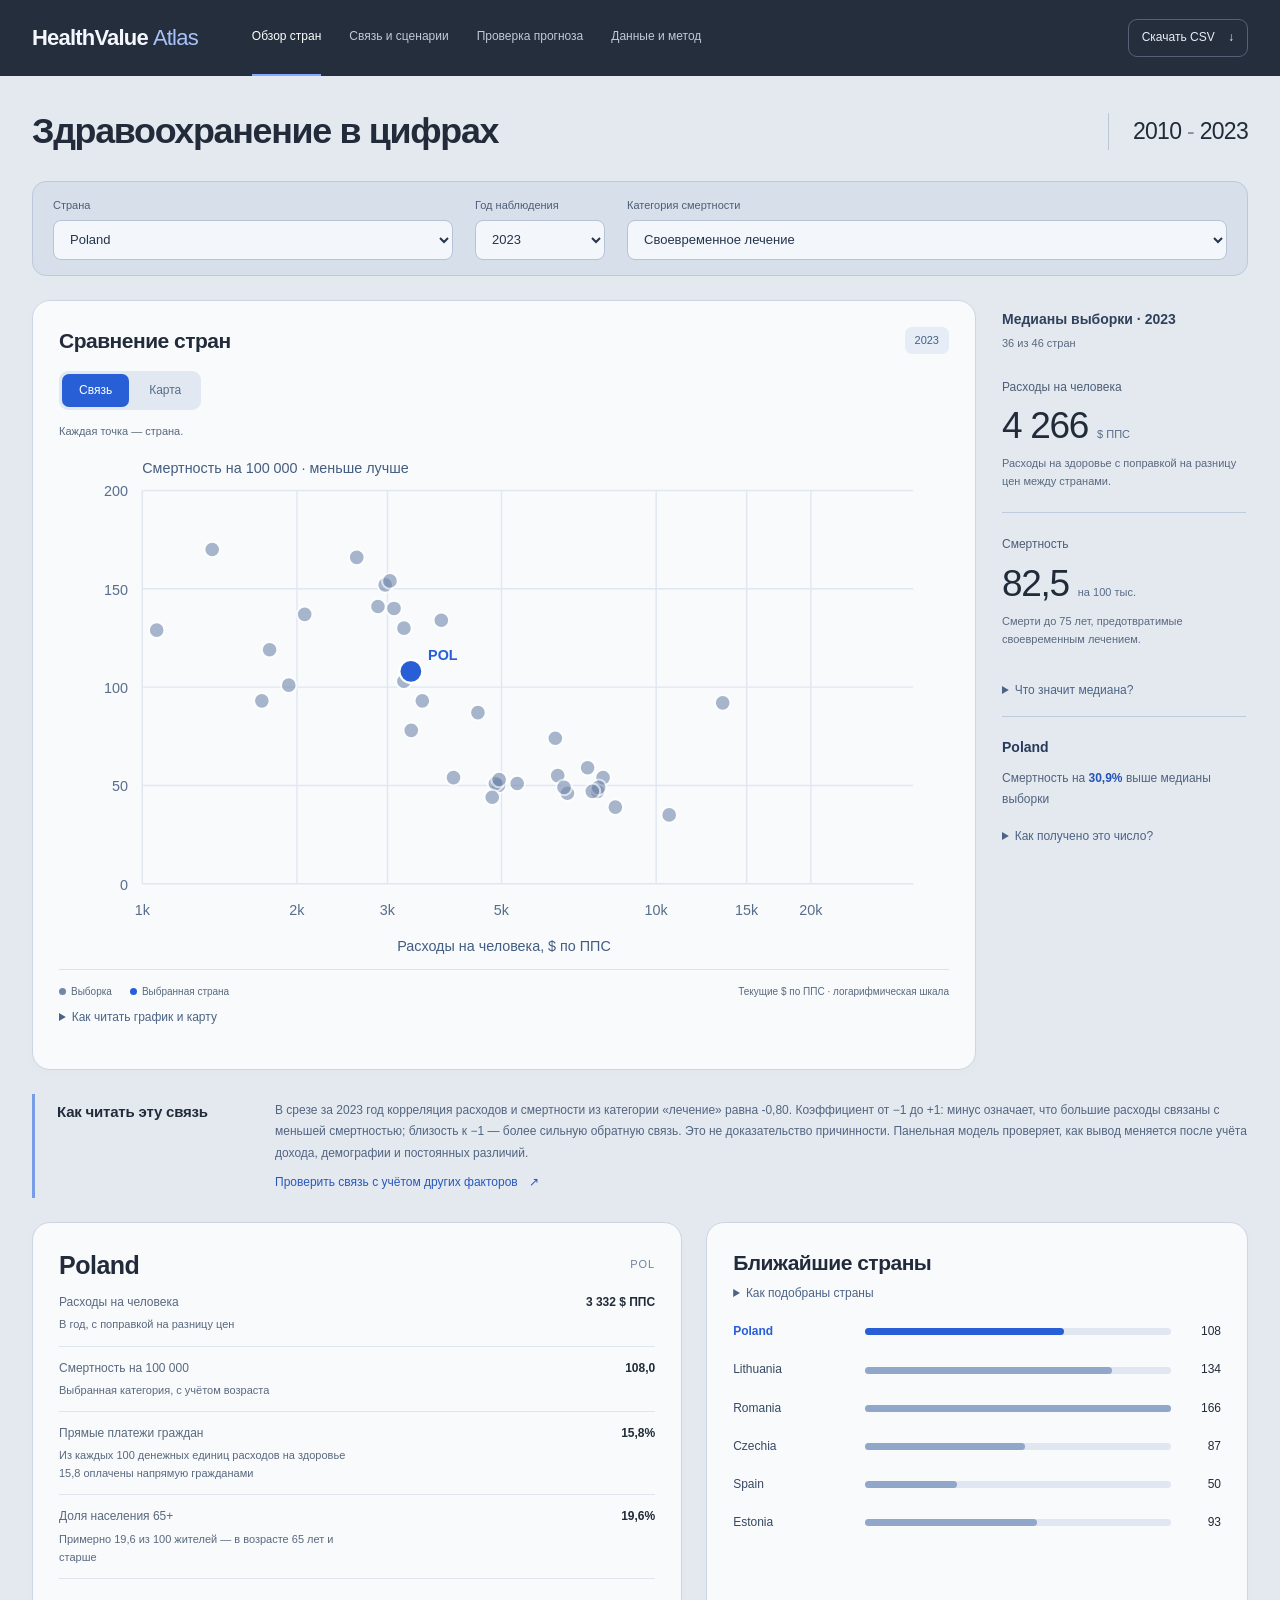
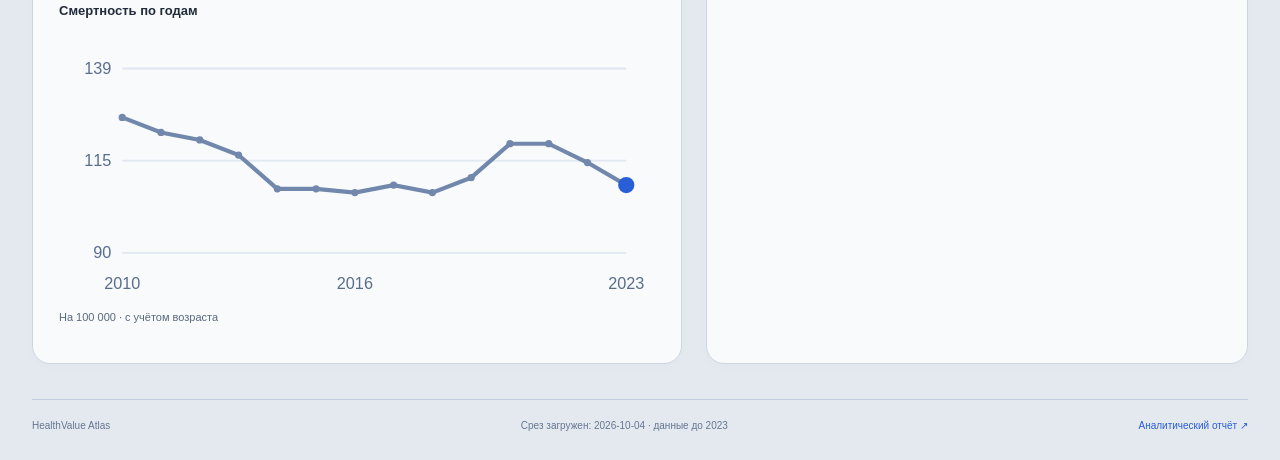
<file: web/index.html>
<!doctype html>
<html lang="ru">
<head>
  <meta charset="utf-8">
  <meta name="viewport" content="width=device-width, initial-scale=1">
  <meta name="description" content="Расходы на здравоохранение, результаты лечения и проверка прогнозов на открытых данных ОЭСР и ВОЗ.">
  <title>HealthValue Atlas | Экономика здоровья</title>
  <link rel="icon" href="favicon.svg" type="image/svg+xml">
  <link rel="stylesheet" href="styles.css">
  <script defer src="app.js"></script>
</head>
<body>
  <a class="skip" href="#content">Перейти к содержанию</a>
  <header class="site-header">
    <a class="wordmark" href="#overview" aria-label="HealthValue Atlas, обзор">HealthValue<span>Atlas</span></a>
    <nav aria-label="Разделы исследования">
      <button class="nav-item active" data-view="overview">Обзор стран</button>
      <button class="nav-item" data-view="research">Связь и сценарии</button>
      <button class="nav-item" data-view="forecast">Проверка прогноза</button>
      <button class="nav-item" data-view="data">Данные и метод</button>
    </nav>
    <a class="download-link" href="data/panel.csv" download>Скачать CSV <span aria-hidden="true">↓</span></a>
  </header>

  <main id="content">
    <header class="page-header"><div><h1 id="page-title">Здравоохранение в цифрах</h1></div><div class="edition"><strong>2010<span> - </span>2023</strong></div></header>
    <div id="loading" role="status" class="notice">Загрузка исследовательского среза…</div>
    <div id="application" hidden>
      <div class="analysis-workspace">
<aside class="analysis-controls" aria-label="Настройки анализа">

  <section class="filters" aria-label="Фильтры данных">
    <label class="filter-field">Страна<select id="country"></select></label>
    <label class="filter-field">Год наблюдения<select id="year"></select></label>
    <label class="filter-field metric-filter">Категория смертности<select id="metric"><option value="treatable">Своевременное лечение</option><option value="preventable">Профилактика</option><option value="avoidable">Вся предотвратимая</option></select></label>
  </section>
</aside>
<div class="analysis-content">

      <section id="overview" class="view active" aria-label="Обзор стран">
        <div class="atlas-layout">
          <div class="atlas-main">

            <article class="card scatter-card"><div class="card-heading"><div><h2>Сравнение стран</h2></div><span class="pill" id="scatter-year"></span></div><div class="chart-controls"><div class="segmented" aria-label="Вид графика"><button data-chart="scatter" class="active" aria-pressed="true">Связь</button><button data-chart="map" aria-pressed="false">Карта</button></div><label id="map-label" hidden>Цвет карты<select id="map-variable"><option value="mortality">Смертность</option><option value="spend_ppp">Расходы</option></select></label></div><p class="chart-caption" id="scatter-caption">Каждая точка — страна.</p><div id="scatter" class="chart"></div><div class="chart-footer" id="scatter-legend"></div><details class="data-detail"><summary>Как читать график и карту</summary><p>График показывает связь расходов на человека и смертности. Шкала расходов логарифмическая: она отражает различия в разах. Синяя точка обозначает выбранную страну.</p><p>На карте темнее — выше выбранный показатель; серый цвет — нет данных. Нажмите на страну, чтобы открыть её профиль.</p></details></article>
            <section class="summary-strip" aria-label="Сводка по выбранному году"><div id="kpis" aria-live="polite"></div></section>

            <article class="insight-card"><h2>Как читать эту связь</h2><p id="insight"></p><button class="text-button" data-jump="research">Проверить связь с учётом других факторов <span>↗</span></button></article>
            <div id="country-dock"></div>
          </div>
          <aside class="country-panel" aria-label="Страна и её ближайшие аналоги">
            <article class="card profile-card"><div class="card-heading"><div><h2 id="profile-name"></h2></div><span class="country-code" id="profile-code"></span></div><div id="profile-stats"></div><h3>Смертность по годам</h3><div id="trend" class="chart small-chart"></div><p class="chart-caption">На 100 000 · с учётом возраста</p></article>
            <article class="card peers-card"><div class="card-heading"><div><h2>Ближайшие страны</h2></div></div><details class="data-detail"><summary>Как подобраны страны</summary><p>Страны похожи по доходу на человека и доле жителей 65+. Значения показывают выбранную смертность на 100 000, а не степень похожести стран. Для подбора используются стандартизованные логарифм реального ВВП на человека и доля населения 65+.</p></details><div id="peers"></div></article>
          </aside>
        </div>
      </section>

      <section id="research" class="view" aria-label="Связь и сценарии" hidden>
        <div class="notice">Модели описывают статистическую связь. Они не оценивают причинный эффект бюджетного решения. Выбор страны и года задаёт точку отсчёта сценария. Коэффициент общий для всей выборки.</div>
        <div class="research-grid"><article class="card"><h2>Что меняется после учёта различий</h2><p class="chart-caption">Связь роста расходов на 10% со смертностью, которую можно снизить лечением. Полосы показывают 95% доверительные интервалы.</p><div id="forest" class="chart"></div><p class="chart-caption">Стандартные ошибки учитывают группы наблюдений по странам. Признаки расходов, дохода, возраста и платежей входят с лагом в один год.</p></article>
        <article class="card scenario-card"><h2>Если расходы изменятся</h2><label for="spend-change">Изменение реальных расходов <output id="change-label">+10%</output></label><input id="spend-change" type="range" min="-20" max="20" step="1" value="10"><div class="range-labels"><span>-20%</span><span>0%</span><span>+20%</span></div><div id="scenario-result" aria-live="polite"></div><details class="data-detail"><summary>Что означают проценты?</summary><p id="scenario-help"></p></details><p class="chart-caption">Интервал отражает неопределённость коэффициента. Это не интервал прогноза для отдельной страны. Остальные факторы условно постоянны.</p></article></div>
        <article class="card methodology"><h2>Один вопрос, пять проверок</h2><div class="method-grid"><div><b>01 / Внутри страны</b><p>Эффекты стран учитывают постоянные различия. Эффекты лет учитывают общие годовые сдвиги.</p></div><div><b>02 / Устойчивость</b><p>Отдельные оценки до 2020 года, для стран с высоким доходом и с линейными трендами стран.</p></div><div><b>03 / Сопоставимые цены</b><p>Прокси реальных расходов = доля расходов в ВВП × реальный ВВП по ППС. Отраслевой индекс медицинских цен здесь не используется.</p></div></div></article>
      </section>

      <section id="forecast" class="view" aria-label="Проверка прогноза" hidden>
        <div class="notice">Прогноз относится к смертности, которую можно снизить лечением. Это ретроспективная проверка на год вперёд. Она предполагает, что показатели прошлого года уже доступны.</div>
        <div class="timeline"><div><span>ОБУЧЕНИЕ</span><b>2011-2019</b><small>Валидация: 2016-2019</small></div><div><span>КАЛИБРОВКА</span><b>2020-2021</b><small>Только ширина интервала</small></div><div><span>НЕЗАВИСИМЫЙ ТЕСТ</span><b>2022-2023</b><small>Без выбора модели по тесту</small></div></div>
        <div class="kpi-grid" id="model-kpis"></div><details class="data-detail"><summary>Как читать результаты модели</summary><div id="forecast-help"></div><p>Валидация — годы для выбора модели; тест — отдельные будущие годы для проверки. Интервал — диапазон прогноза, а не гарантия результата.</p></details><div class="chart-grid"><article class="card"><h2>Сильная база: значение прошлого года</h2><p class="chart-caption">MAE - средняя абсолютная ошибка на 100 000. Меньше лучше. Выбор модели опирается только на временную валидацию.</p><div class="table-wrap"><table><thead><tr><th>Модель</th><th>Валидация</th><th>Тест</th><th>Покрытие</th></tr></thead><tbody id="model-table"></tbody></table></div></article><article class="card"><h2 id="prediction-country"></h2><div id="predictions"></div><p class="chart-caption">Интервалы: номинальный уровень 90%, калибровка на 2020-2021 годах. При сдвиге распределения покрытие не гарантировано.</p></article></div>
      </section>

      <section id="data" class="view" aria-label="Данные и метод" hidden>
        <div class="method-grid source-cards"><article class="card"><h2>ОЭСР</h2><p>Смертность до 75 лет. Возрастная стандартизация по населению ОЭСР 2015 года. Оба пола.</p><a href="https://www.oecd.org/en/data/datasets/oecd-health-statistics.html" target="_blank" rel="noopener">Health Statistics ↗</a></article><article class="card"><h2>ВОЗ</h2><p>Расходы и структура финансирования из GHED. Данные получены через World Bank WDI.</p><a href="https://apps.who.int/nha/database/" target="_blank" rel="noopener">Global Health Expenditure ↗</a></article><article class="card"><h2>Всемирный банк</h2><p>ВВП по ППС, возраст населения, урбанизация и ожидаемая продолжительность жизни.</p><a href="https://data.worldbank.org/" target="_blank" rel="noopener">World Development Indicators ↗</a></article></div>
        <article class="card"><div class="card-heading"><div><h2>Таблица наблюдений</h2></div><label class="search-label">Поиск страны<input id="search" type="search" placeholder="Название или ISO-код"></label></div><p id="quality-note" class="chart-caption"></p><details class="data-detail"><summary>Что означают столбцы?</summary><p>ППС учитывает разницу цен между странами. ВВП на человека — размер экономики на одного жителя, не его зарплата; здесь он в сопоставимых ценах 2021 года. Возраст 65+ — процент жителей от 65 лет. «Нет данных» означает пропуск, а не нулевое значение.</p></details><div class="table-wrap"><table><thead><tr><th>Страна</th><th>Год</th><th>Расходы, $ ППС</th><th id="table-outcome">Смертность</th><th>ВВП, $ ППС 2021</th><th>Возраст 65+, %</th></tr></thead><tbody id="data-table"></tbody></table></div><p class="chart-caption">Расходы: текущие цены. ВВП: постоянные цены 2021 года. Пустые значения показаны явно. Сводки дают каждой стране одинаковый вес.</p></article>
      </section>
      </div></div>
      <footer><span>HealthValue Atlas</span><span id="snapshot-date"></span><a href="https://github.com/morenoler/healthvalue-atlas/tree/main/reports" target="_blank" rel="noopener">Аналитический отчёт ↗</a></footer>
    </div>
  </main>
  <div id="tooltip" role="tooltip" hidden></div>
</body>
</html>
</file>
<file: web/styles.css>
:root {
  --paper: #e4e9f0;
  --card: #f8fafc;
  --navy: #222b39;
  --muted: #59697e;
  --line: #cbd4e0;
  --teal: #285ed6;
  --orange: #285ed6;
  --light: #e1eafb;
  --font: "Segoe UI Variable", "Segoe UI", Arial, sans-serif;
}
* { box-sizing: border-box; }
body { margin: 0; color: var(--navy); background: var(--paper); font: 14px/1.6 var(--font); -webkit-font-smoothing: antialiased; }
button, input, select { font: inherit; }
button { cursor: pointer; }
a { color: var(--teal); text-underline-offset: 4px; }
button, a, input, select { -webkit-tap-highlight-color: transparent; }
:focus-visible { outline: 3px solid #5787ee; outline-offset: 4px; }
[hidden] { display: none !important; }
.site-header { min-height: 76px; display: flex; align-items: center; gap: 54px; padding: 0 max(32px, calc((100vw - 1360px) / 2)); background: #252e3c; color: #f4f7fd; }
.wordmark { display: flex; gap: 5px; color: inherit; text-decoration: none; font-size: 22px; font-weight: 650; letter-spacing: -.8px; white-space: nowrap; }
.wordmark span { font-weight: 350; color: #a9c1fa; }
.site-header nav { display: flex; align-self: stretch; gap: 28px; }
.nav-item { background: none; border: 0; border-bottom: 2px solid transparent; color: #bec9d9; font-size: 12px; padding: 0; white-space: nowrap; }
.nav-item.active { color: #fff; border-bottom-color: #85aaff; }
.nav-item:hover { color: #fff; }
.download-link { margin-left: auto; white-space: nowrap; color: #e8eef9; text-decoration: none; font-size: 12px; border: 1px solid #546177; border-radius: 9px; padding: 8px 13px; }
.download-link span { margin-left: 10px; }
.download-link:hover { background: #364357; }
main { max-width: 1424px; padding: 0 32px 26px; margin: 0 auto; }
.page-header { display: flex; align-items: center; justify-content: space-between; gap: 36px; padding: 34px 0 28px; }
.eyebrow { font-size: 11px; color: var(--muted); font-weight: 500; letter-spacing: .25px; margin: 0 0 8px; }
h1 { font-size: clamp(28px, 2.8vw, 38px); font-weight: 600; letter-spacing: -1.3px; line-height: 1.2; margin: 0 0 10px; }
.intro { max-width: 720px; margin: 0; color: var(--muted); font-size: 13px; line-height: 1.7; }
.edition { flex-shrink: 0; padding-left: 24px; border-left: 1px solid #bbc7d7; }
.edition > span { font-size: 9px; letter-spacing: 1.2px; color: var(--muted); }
.edition strong { display: block; font-size: 23px; font-weight: 500; letter-spacing: -.7px; margin: 2px 0; }
.edition strong span { color: #8190a5; }
.edition small { font-size: 11px; color: var(--muted); }
.analysis-workspace, .analysis-content, .atlas-layout { min-width: 0; }
.analysis-controls { background: #d7dfea; border: 1px solid #bcc9da; border-radius: 14px; padding: 15px 20px; margin-bottom: 24px; }
.filters { display: grid; grid-template-columns: minmax(150px,1fr) 130px minmax(230px,1.5fr); align-items: center; gap: 22px; }
label { display: block; font-size: 11px; font-weight: 500; color: #4c5e76; }
select, input[type=search] { display: block; width: 100%; min-width: 0; margin-top: 5px; padding: 9px 28px 9px 12px; border: 1px solid #b6c3d5; border-radius: 8px; background: #f3f6fb; color: #25354c; font-size: 13px; min-height: 40px; }
select:hover, input[type=search]:hover { border-color: #7899d9; }
select:disabled { opacity: .55; }
.filter-note { color: #51637c; font-size: 11px; line-height: 1.6; margin: 16px 0 0; }
.atlas-main { display: grid; grid-template-columns: minmax(0,1fr) 248px; gap: 24px; align-items: start; }
.card { background: var(--card); border: 1px solid #ccd6e3; border-radius: 18px; padding: 26px; min-width: 0; box-shadow: 0 3px 12px #24395404; }
h2 { font-size: 21px; font-weight: 600; letter-spacing: -.5px; line-height: 1.3; margin: 0 0 10px; }
h3 { font-size: 13px; font-weight: 600; margin: 22px 0 0; }
.card-heading { display: flex; align-items: center; justify-content: space-between; gap: 16px; }
.card-heading h2 { margin-bottom: 0; }
.pill { font-size: 11px; color: #456086; background: #e7edf7; border-radius: 7px; padding: 5px 10px; white-space: nowrap; }
.chart-controls { display: flex; justify-content: space-between; align-items: center; gap: 16px; margin: 17px 0 12px; }
.segmented { display: inline-flex; padding: 3px; gap: 3px; border-radius: 9px; background: #e2e8f2; }
.segmented button { border: 0; background: transparent; border-radius: 7px; padding: 7px 17px; color: #576c89; font-size: 12px; }
.segmented button.active { background: #285ed6; color: white; }
#map-label { display: flex; gap: 8px; align-items: center; font-size: 11px; }
#map-variable { margin: 0; font-size: 11px; min-height: 32px; padding: 6px 22px 6px 8px; width: auto; }
.chart-caption { color: var(--muted); font-size: 11px; line-height: 1.8; margin: 10px 0; }
.chart { margin-top: 14px; }
.chart svg { width: 100%; height: auto; display: block; overflow: visible; }
.chart-footer { display: flex; flex-wrap: wrap; gap: 10px 18px; padding-top: 14px; margin-top: 10px; border-top: 1px solid #dbe2ec; color: var(--muted); font-size: 10px; }
.chart-footer span:last-child { margin-left: auto; }
.legend-dot { display: inline-block; width: 7px; height: 7px; margin-right: 5px; border-radius: 50%; }
.legend-dot.teal { background: #7188ac; }
.legend-dot.orange { background: #285ed6; }
.map-gradient { display: inline-block; flex: 1; min-width: 60px; max-width: 120px; height: 7px; border-radius: 6px; align-self: center; background: linear-gradient(to right,#c4d6f0,#2856a0); }
.summary-strip { padding: 8px 2px; }
.summary-context { display: flex; flex-direction: column; gap: 5px; font-size: 11px; color: var(--muted); }
.summary-context > span:first-child { font-size: 14px; font-weight: 600; color: #30415b; }
.summary-values { display: grid; gap: 22px; padding: 25px 0; }
.summary-metric { padding-bottom: 22px; border-bottom: 1px solid #becbdd; }
.summary-metric:last-child { padding-bottom: 0; border: 0; }
.summary-label { display: block; font-size: 12px; color: #4c5e76; }
.summary-number { font-size: 37px; line-height: 1.2; font-weight: 500; letter-spacing: -1.3px; margin: 7px 0 5px; font-variant-numeric: tabular-nums; }
.summary-number > span { font-size: 11px; color: #576c88; letter-spacing: 0; display: inline-block; white-space: nowrap; font-weight: 400; }
.summary-metric > small { font-size: 10px; color: var(--muted); }
.summary-comparison { border-top: 1px solid #becbdd; padding-top: 18px; display: grid; gap: 7px; font-size: 12px; color: #51637e; line-height: 1.8; }
.summary-country { color: #283b5a; font-size: 14px; font-weight: 600; }
.summary-comparison strong { font-weight: 600; color: #2454b8; }
.insight-card { grid-column: 1 / -1; display: grid; grid-template-columns: 190px minmax(0,1fr); gap: 8px 28px; border-left: 3px solid #789ce6; padding: 6px 0 6px 22px; }
.insight-card h2 { font-size: 15px; margin: 0; padding-top: 2px; letter-spacing: -.2px; }
.insight-card > p { color: #526580; font-size: 12px; line-height: 1.8; margin: 0; }
.text-button { grid-column: 2; width: fit-content; border: 0; padding: 0; color: #2858ba; background: transparent; text-align: left; font-size: 12px; }
.text-button span { margin-left: 8px; }
#country-dock { grid-column: 1 / -1; min-width: 0; }
.country-panel { display: grid; grid-template-columns: minmax(0,1.2fr) minmax(0,1fr); gap: 24px; }
.profile-card .eyebrow { font-size: 11px; }
.profile-card h2 { font-size: 25px; }
.country-code { font-size: 11px; letter-spacing: 1px; color: #6e819d; }
.stat-row { display: flex; gap: 16px; justify-content: space-between; padding: 12px 0; border-bottom: 1px solid #dee5ef; font-size: 12px; }
.stat-row span { color: var(--muted); }
.stat-row b { font-weight: 600; white-space: nowrap; }
.peer { display: grid; grid-template-columns: 120px minmax(0,1fr) 38px; align-items: center; gap: 12px; margin: 19px 0; font-size: 12px; }
.peer button { border: 0; background: transparent; padding: 0; text-align: left; color: #364963; font-size: 12px; white-space: nowrap; overflow: hidden; text-overflow: ellipsis; }
.peer.selected button { color: #285ed6; font-weight: 600; }
.peer b { text-align: right; font-weight: 500; font-variant-numeric: tabular-nums; }
.bar-track { background: #e0e7f1; height: 7px; border-radius: 5px; }
.bar-track i { display: block; height: 100%; background: #91a7ca; border-radius: inherit; }
.peer.selected .bar-track i { background: #285ed6; }
.notice { background: #d8e3f5; border: 1px solid #b9cce8; border-radius: 12px; padding: 15px 20px; color: #405777; font-size: 12px; line-height: 1.8; margin-bottom: 22px; }
.research-grid, .chart-grid { display: grid; grid-template-columns: minmax(0,1.5fr) minmax(0,1fr); gap: 24px; margin-bottom: 24px; }
.scenario-card { background: #eaf0fa; }
.scenario-card label { margin-top: 25px; }
output { float: right; color: #285ed6; font-size: 17px; }
input[type=range] { width: 100%; margin: 24px 0 0; accent-color: #285ed6; }
.range-labels { display: flex; justify-content: space-between; color: var(--muted); font-size: 11px; }
.scenario-number { font-size: 46px; font-weight: 500; letter-spacing: -1.6px; color: #285ed6; margin: 24px 0 8px; }
.scenario-detail, .scenario-baseline { color: var(--muted); font-size: 12px; }
.scenario-baseline { border-top: 1px solid var(--line); padding-top: 15px; margin-top: 20px; }
.method-grid { display: grid; grid-template-columns: repeat(3,minmax(0,1fr)); gap: 24px; }
.method-grid b { font-size: 12px; font-weight: 600; color: #3f5b85; }
.method-grid p { font-size: 12px; color: var(--muted); line-height: 1.9; }
.methodology h2 { margin-bottom: 24px; }
.timeline { display: grid; grid-template-columns: repeat(3,minmax(0,1fr)); gap: 16px; margin-bottom: 24px; }
.timeline > div { background: #d3ddea; border-radius: 12px; padding: 18px 22px; border: 1px solid #c0ccdd; }
.timeline > div:last-child { background: #cbdaf4; border-color: #abc3eb; }
.timeline span, .timeline small { display: block; color: #526986; font-size: 10px; }
.timeline b { display: block; font-size: 23px; font-weight: 500; margin: 4px 0; }
.kpi-grid { display: grid; grid-template-columns: repeat(4,minmax(0,1fr)); gap: 24px; margin-bottom: 24px; }
.kpi { padding: 16px 0; border-bottom: 1px solid #b9c7da; }
.kpi-label, .kpi-note { font-size: 11px; color: var(--muted); margin: 0; }
.kpi-value { font-size: 30px; letter-spacing: -.8px; font-variant-numeric: tabular-nums; margin: 6px 0; }
.kpi-value small { font-size: 12px; letter-spacing: 0; color: var(--muted); }
.table-wrap { overflow: auto; border-radius: 8px; }
table { width: 100%; border-collapse: collapse; text-align: right; font-size: 12px; }
th { background: #e8eef7; color: #526987; font-size: 11px; font-weight: 500; }
th, td { padding: 13px 12px; border-bottom: 1px solid #dce4ef; white-space: nowrap; }
th:first-child, td:first-child { text-align: left; }
tbody tr:hover { background: #edf2fa; }
tr.selected td { color: #285ed6; font-weight: 600; }
.model-tag { font-size: 10px; display: block; font-weight: 400; color: #285ed6; }
.prediction-row { border-bottom: 1px solid var(--line); padding: 18px 0; }
.prediction-row > span, .prediction-row > small { color: var(--muted); font-size: 11px; }
.prediction-values { display: flex; justify-content: space-between; gap: 12px; margin: 10px 0; }
.prediction-values b { font-size: 24px; font-weight: 500; }
.prediction-values small { display: block; font-size: 10px; color: var(--muted); font-weight: 400; }
.prediction-values b:last-child { color: #285ed6; }
.source-cards { margin-bottom: 24px; }
.source-cards a { font-size: 12px; }
.search-label input { width: 200px; }
footer { display: flex; justify-content: space-between; flex-wrap: wrap; gap: 12px 24px; margin-top: 35px; border-top: 1px solid #c1cddd; padding-top: 18px; color: #657691; font-size: 10px; }
footer a { text-decoration: none; }
#tooltip { position: fixed; z-index: 20; pointer-events: none; background: #25364e; color: #fff; border-radius: 10px; padding: 12px 16px; font-size: 12px; max-width: 260px; box-shadow: 0 5px 20px #23385625; }
#tooltip b { display: block; margin-bottom: 4px; }
#tooltip small { color: #c2d3ee; }
.empty { padding: 25px 0; color: var(--muted); font-size: 12px; }
.skip { position: fixed; top: -80px; left: 15px; z-index: 30; padding: 10px; background: #fff; }
.skip:focus { top: 10px; }
.svg-label { font: 10px var(--font); fill: #586d8b; }
.svg-small { font: 9px var(--font); fill: #586d8b; }
.svg-title { font: 10px var(--font); fill: #435c81; }
.svg-grid { stroke: #e0e7f1; stroke-width: 1; }
.svg-axis { stroke: #b8c7dd; stroke-width: 1; }
.dot, .map-country { cursor: pointer; }
.dot:hover, .dot:focus { stroke: #25364e; stroke-width: 2; }
.map-country:hover, .map-country:focus-visible { stroke: #25364e; stroke-width: 1; }
@media(max-width:1100px) {
 .site-header { gap: 26px; padding: 0 24px; } .site-header nav { gap: 20px; }
 main { padding: 0 24px 24px; } .edition { display: none; }
 .filters { grid-template-columns: minmax(140px,1fr) 110px minmax(200px,1.4fr); gap: 18px; }
 .filter-note { grid-column: 1 / -1; margin: 0; }
 .atlas-main { grid-template-columns: minmax(0,1fr) 210px; gap: 20px; }
 .card { padding: 22px; } .summary-number { font-size: 32px; }
 .summary-number > span { font-size: 10px; } .chart-footer span:last-child { margin-left: 0; }
 .research-grid, .chart-grid { grid-template-columns: 1fr; }
}
@media(max-width:800px) {
 .site-header { flex-wrap: wrap; gap: 0; padding-top: 18px; }
 .site-header nav { order: 3; width: 100%; min-height: 55px; gap: 26px; overflow-x: auto; }
 .download-link { margin-left: auto; } .nav-item { flex-shrink: 0; }
 .page-header { padding: 26px 0; }
 .atlas-main { grid-template-columns: 1fr; }
 .summary-strip { padding: 4px 0; }
 .summary-context { flex-direction: row; flex-wrap: wrap; justify-content: space-between; }
 .summary-values { grid-template-columns: repeat(2,minmax(0,1fr)); gap: 24px; padding: 20px 0; }
 .summary-metric { padding: 0; border: 0; }
 .summary-comparison { display: flex; gap: 12px; flex-wrap: wrap; padding-top: 12px; }
 .country-panel { grid-template-columns: 1fr; }
 .insight-card { grid-template-columns: 1fr; gap: 8px; }
 .text-button { grid-column: 1; }
 .method-grid { grid-template-columns: 1fr; }
 .kpi-grid { grid-template-columns: repeat(2,minmax(0,1fr)); }
}
@media(max-width:560px) {
 .site-header { padding: 16px 16px 0; } .wordmark { font-size: 20px; }
 .download-link { font-size: 10px; padding: 7px 10px; }
 .site-header nav { gap: 22px; } .nav-item { font-size: 11px; }
 main { padding: 0 16px 20px; } h1 { font-size: 29px; }
 .intro { font-size: 12px; } .page-header .eyebrow { font-size: 10px; }
 .analysis-controls { padding: 14px; margin-bottom: 18px; }
 .filters { grid-template-columns: minmax(0,1fr) 95px; gap: 12px; }
 .metric-filter { grid-column: 1 / -1; } select { font-size: 12px; }
 .filter-note { font-size: 10px; }
 .card { padding: 18px; border-radius: 14px; } h2 { font-size: 19px; }
 .summary-number { font-size: 32px; } .summary-number > span { display: block; margin-top: 5px; }
 .summary-context { font-size: 10px; } .summary-context > span:first-child { font-size: 12px; }
 .timeline { gap: 7px; } .timeline > div { padding: 12px 9px; }
 .timeline b { font-size: 17px; } .timeline span { font-size: 7px; } .timeline small { font-size: 9px; }
 .peer { grid-template-columns: 108px minmax(0,1fr) 35px; gap: 10px; }
 .search-label input { width: 130px; } .chart-controls { gap: 8px; }
 #map-label { gap: 4px; font-size: 9px; } #map-variable { max-width: 108px; font-size: 10px; }
}
@media(prefers-reduced-motion:reduce) { * { transition: none !important; scroll-behavior: auto !important; } }

/* Optional context stays available without crowding the dashboard. */
.page-header h1 { margin-bottom: 0; }
.edition strong { margin: 0; }
.data-detail { color: var(--muted); font-size: 12px; margin: 8px 0 16px; }
.data-detail summary { cursor: pointer; width: fit-content; color: #4c6385; }
.data-detail summary:hover { color: var(--teal); }
.data-detail p { margin: 10px 0 0; line-height: 1.8; }

.metric-explanation { display: block; margin-top: 6px; font-size: 11px; line-height: 1.65; color: var(--muted); font-weight: 400; letter-spacing: 0; }
.summary-metric > .metric-explanation { font-size: 11px; }
.stat-row .metric-explanation { margin-top: 3px; max-width: 290px; }
</file>
